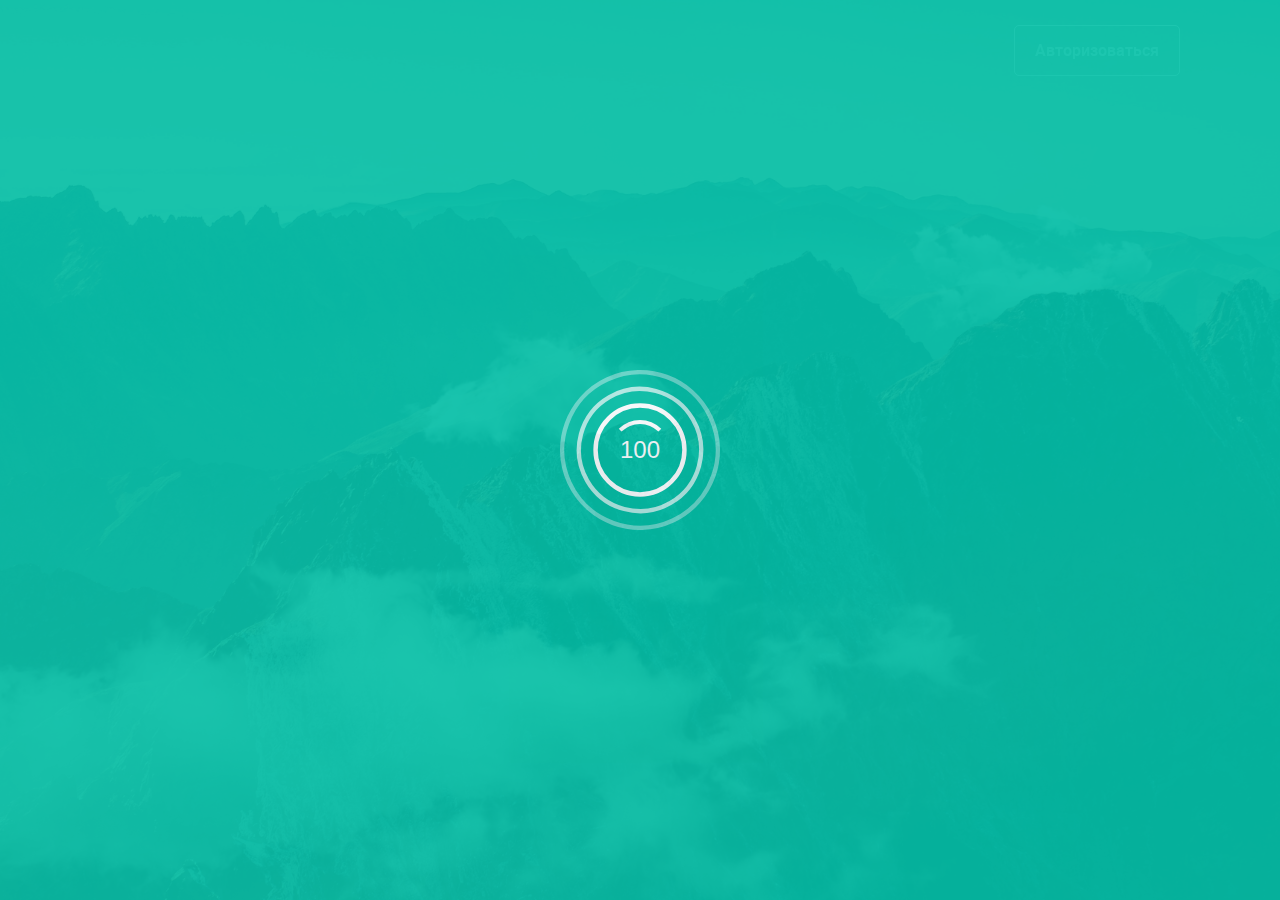
<file: index.html>
<!DOCTYPE html>
<html class="index" lang="ru">
  <head>
    <meta charset="utf-8">
    <title>Welcome page</title>
    <meta content="width=device-width, initial-scale=1.0" name="viewport">
    <meta content="ie=edge" http-equiv="x-ua-compatible">
    <meta content="" name="author">
    <meta content="" name="description">
    <meta content="" name="keywords">
    <link rel="stylesheet" href="assets/css/foundation.min.css?rel=99174">
    <link rel="stylesheet" href="assets/css/main.min.css?rel=99174">
    <script>document.createElement( "picture" );</script>
    <script src="assets/js/picturefill.min.js?rel=99174" async></script><!--[if lt IE 10]>
<p class="browsehappy">Вы используете <strong>устаревший</strong> браузер. Пожалуйста <a href="http://browsehappy.com/">обновите его</a></p>
<![endif]-->
  </head>
  <body>
    <div class="preloader">
      <div class="preloader__progress">
        <div class="preloader__percentage">0</div>
        <div class="preloader__bar"></div>
        <svg class="preloader__svg" version="1.1" xmlns="http://www.w3.org/2000/svg" xmlns:xlink="http://www.w3.org/1999/xlink" x="0px" y="0px" viewBox="0 0 144 144" enable-background="new 0 0 144 144">
          <circle class="preloader__circle preloader__circle_outer" opacity="0.4" fill="none" stroke="#FFFFFF" stroke-width="4" stroke-dasharray="439.822971503" stroke-dashoffset="439.822971503" stroke-miterlimit="10" cx="72" cy="72" r="70" transform="rotate(-160 72 72)"></circle>
          <circle class="preloader__circle preloader__circle_center" opacity="0.7" fill="none" stroke="#FFFFFF" stroke-width="3.8938" stroke-dasharray="345.575191895" stroke-dashoffset="345.575191895" stroke-miterlimit="10" cx="72" cy="72" r="55" transform="rotate(-120 72 72)"></circle>
          <circle class="preloader__circle preloader__circle_inner" fill="none" stroke="#FFFFFF" stroke-width="4" stroke-miterlimit="10" stroke-dasharray="251.327412287" stroke-dashoffset="251.327412287" cx="72" cy="72" r="40" transform="rotate(-90 72 72)"></circle>
        </svg>
      </div>
    </div>
    <ul class="parallax parallax_welcome"> 
      <li class="parallax__item parallax__item_1"></li>
      <li class="parallax__item parallax__item_2"></li>
      <li class="parallax__item parallax__item_3"></li>
      <li class="parallax__item parallax__item_4"></li>
      <li class="parallax__item parallax__item_5"></li>
      <li class="parallax__item parallax__item_6"></li>
      <li class="parallax__item parallax__item_7"></li>
      <li class="parallax__item parallax__item_8"></li>
      <li class="parallax__item parallax__item_9"></li>
    </ul>
    <div class="welcome">
      <button class="btn btn_color_white btn_rounded welcome__btn" id="flipBtn" type="button">Авторизоваться</button>
      <div class="flipper unloaded">
        <div class="flipper__container">
          <div class="flipper__front">
            <div class="flipper__content">
              <div class="user flipper__user-block">
                <div class="user__pic" style="background-image: url(&quot;assets/img/user.jpg&quot;);"> </div>
                <div class="user__name user__name_color_black user__name_small">Воробей Александр</div>
                <div class="user__desc user__desc_color_black">Личный сайт веб разработчика</div>
              </div>
              <ul class="socials">
                <li class="socials__item"><a class="socials__link" href="https://vk.com/">vk
                    <svg class="socials__icon socials__icon_color_green">
                      <use xlink:href="assets/img/sprite.svg#vk">  </use>
                    </svg></a></li>
                <li class="socials__item"><a class="socials__link" href="https://github.com/">github
                    <svg class="socials__icon socials__icon_color_green">
                      <use xlink:href="assets/img/sprite.svg#github">  </use>
                    </svg></a></li>
                <li class="socials__item"><a class="socials__link" href="https://www.linkedin.com/">in
                    <svg class="socials__icon socials__icon_color_green">
                      <use xlink:href="assets/img/sprite.svg#in">  </use>
                    </svg></a></li>
              </ul>
            </div>
            <div class="buttons"><a class="btn btn_transp btn_separated" href="works.html">Мои работы  </a><a class="btn btn_transp btn_separated" href="about.html">Обо мне  </a><a class="btn btn_transp" href="blog.html">Блог</a></div>
          </div>
          <div class="flipper__back">
            <form class="login-form" id="loginForm" action="/auth.php">
              <div class="login-form__content">
                <div class="form-message form-message_success login-form__form-message"></div>
                <div class="form-message form-message_error login-form__form-message"></div>
                <h2 class="subtitle">Авторизуйтесь</h2>
                <label class="input input_iconed">
                  <input class="input__field" name="login" type="text" placeholder="Логин" data-qtipcontent="Введите логин">
                  <svg class="input__icon"> 
                    <use xlink:href="assets/img/sprite.svg#login"></use>
                  </svg>
                </label>
                <label class="input input_iconed">
                  <input class="input__field" name="password" type="password" placeholder="Пароль" data-qtipcontent="Введите пароль">
                  <svg class="input__icon"> 
                    <use xlink:href="assets/img/sprite.svg#password"></use>
                  </svg>
                </label>
                <label class="checkbox">
                  <input class="checkbox__input" type="checkbox" name="ishuman">
                  <svg class="checkbox__icon">
                    <use xlink:href="assets/img/sprite.svg#check"></use>
                  </svg><span class="checkbox__text">Я человек</span>
                </label>
                <div class="radios">
                  <div class="radios__title">Вы точно не робот?</div>
                  <input class="radios__input" id="yes" type="radio" name="robot" value="1">
                  <label class="radios__label" for="yes"><span class="radios__text">Да</span></label>
                  <input class="radios__input" id="no" type="radio" name="robot" value="0">
                  <label class="radios__label" for="no"><span class="radios__text">Не уверен</span></label>
                </div>
              </div>
              <div class="buttons">
                <button class="btn btn_hov_white btn_separated" type="submit">Отправить </button>
                <button class="btn btn_hov_white" type="reset">Очистить</button>
              </div>
            </form>
          </div>
        </div>
      </div>
    </div>
    <script src="assets/js/foundation.min.js?rel=99174"></script>
    <script src="assets/js/app.min.js?rel=99174"></script>
  </body>
</html>
</file>
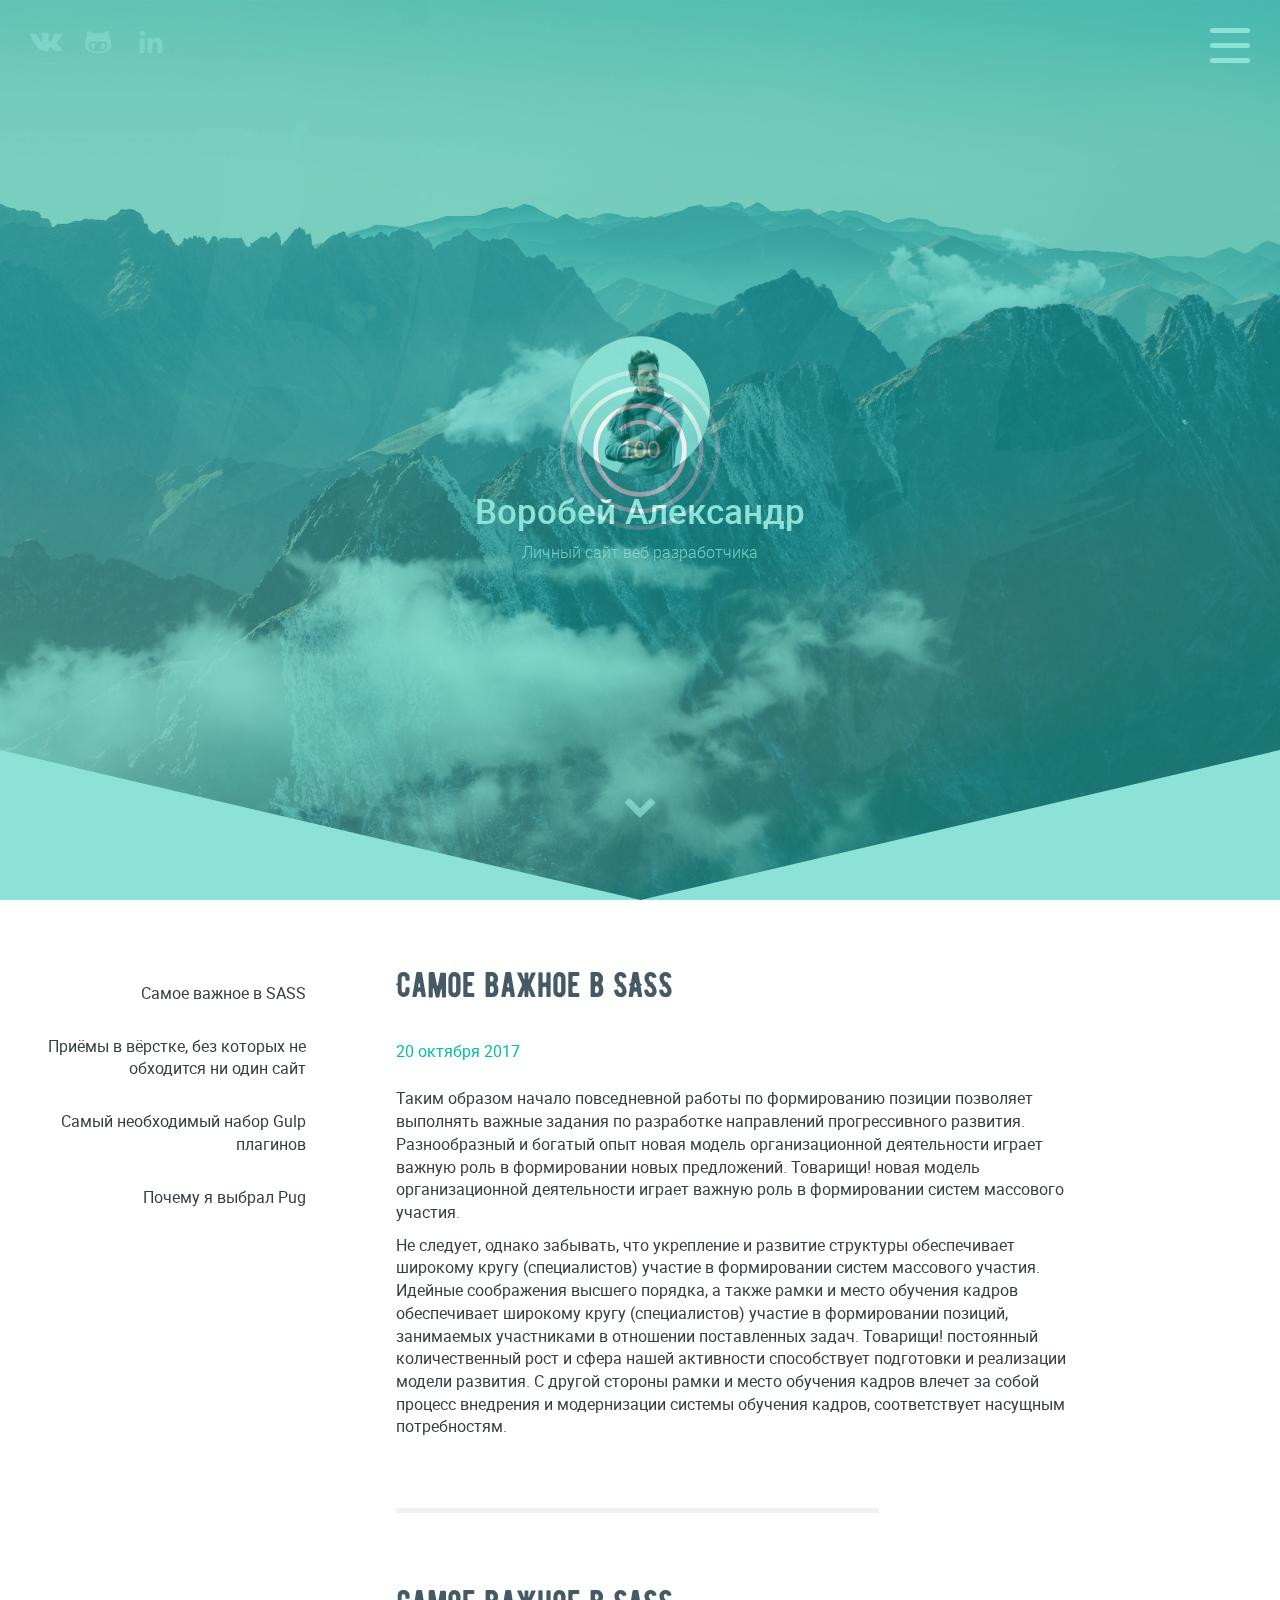
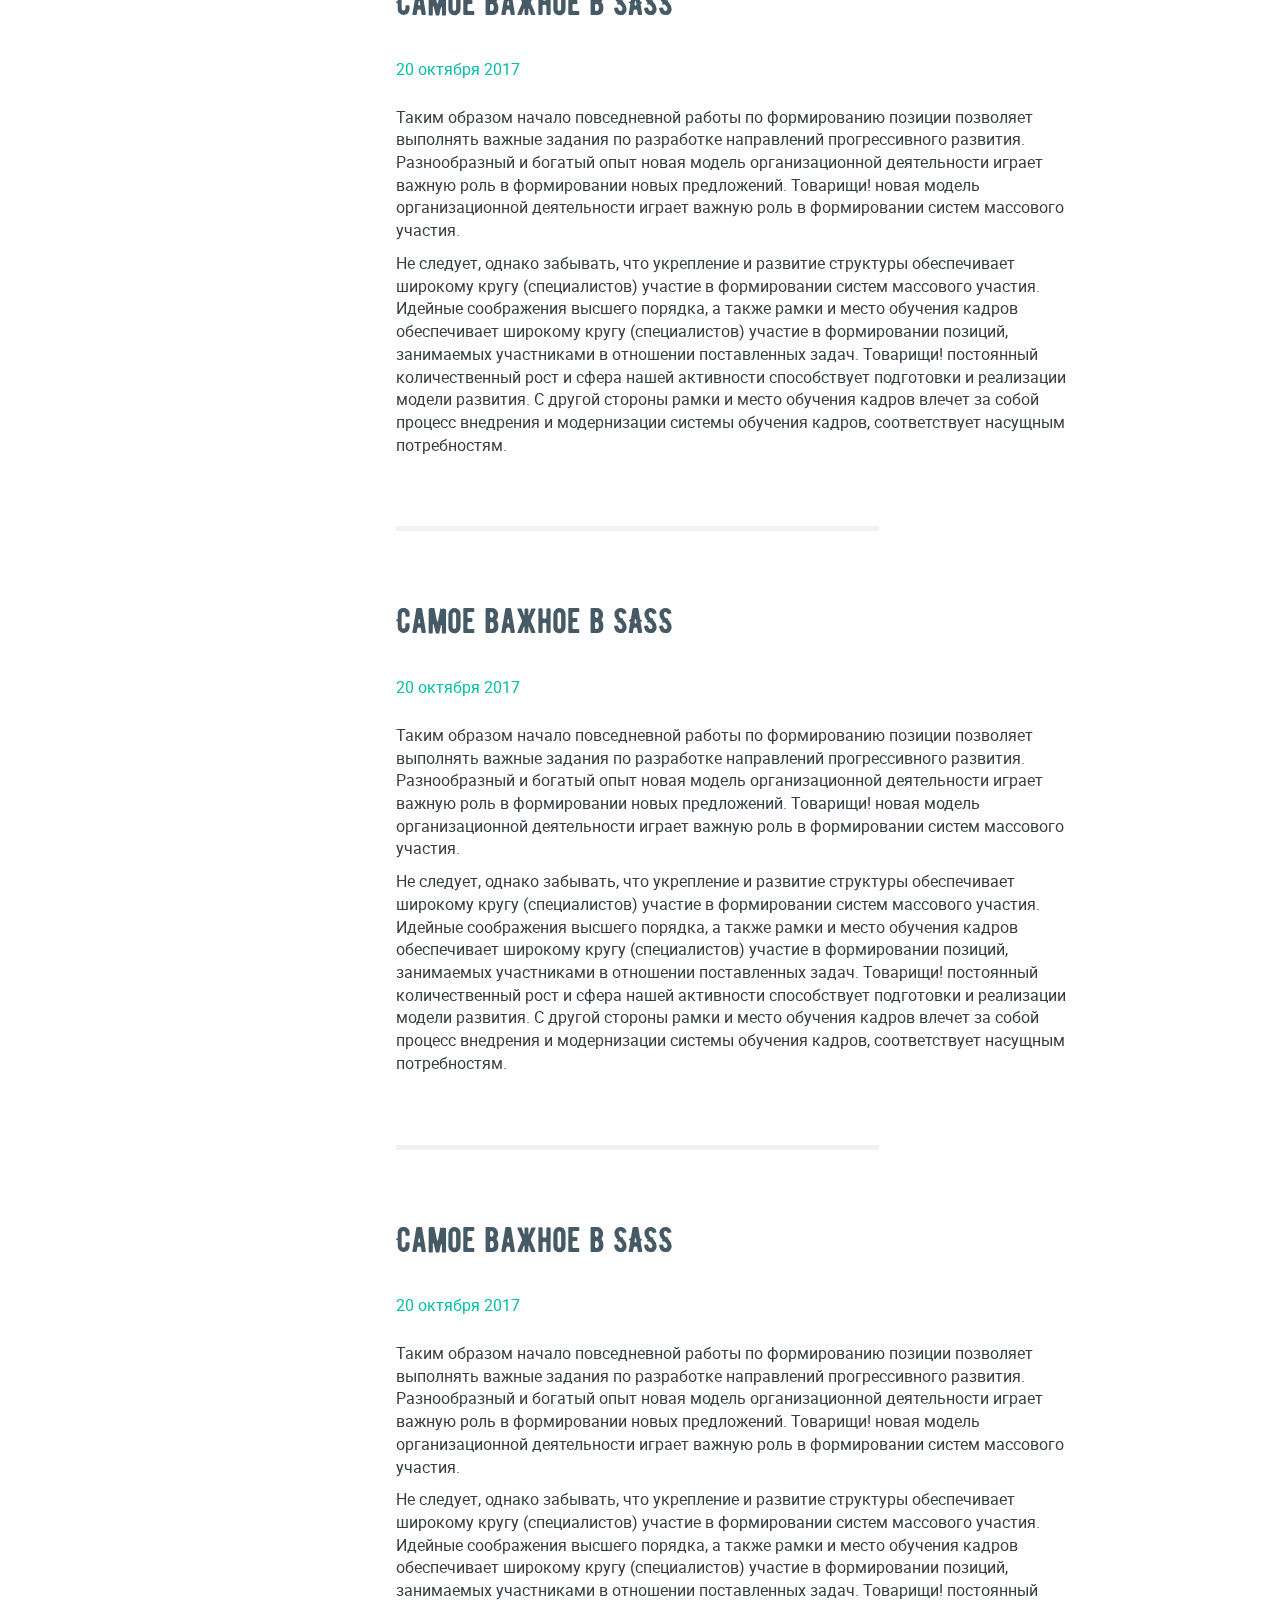
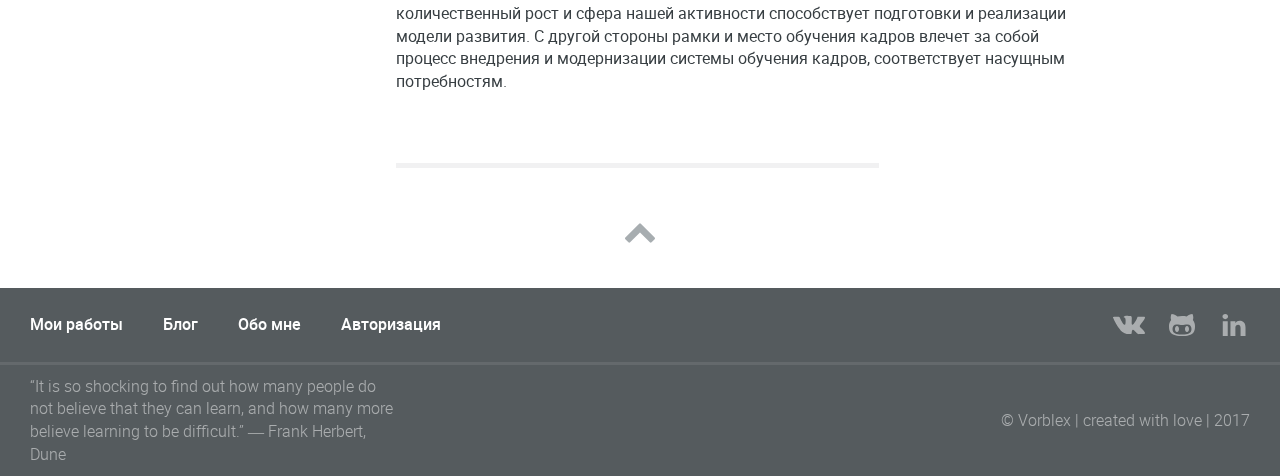
<file: blog.html>
<!DOCTYPE html>
<html lang="ru">
  <head>
    <meta charset="utf-8">
    <title>Blog page</title>
    <meta content="width=device-width, initial-scale=1.0" name="viewport">
    <meta content="ie=edge" http-equiv="x-ua-compatible">
    <meta content="" name="author">
    <meta content="" name="description">
    <meta content="" name="keywords">
    <link rel="stylesheet" href="assets/css/foundation.min.css?rel=99174">
    <link rel="stylesheet" href="assets/css/main.min.css?rel=99174">
    <script>document.createElement( "picture" );</script>
    <script src="assets/js/picturefill.min.js?rel=99174" async></script><!--[if lt IE 10]>
<p class="browsehappy">Вы используете <strong>устаревший</strong> браузер. Пожалуйста <a href="http://browsehappy.com/">обновите его</a></p>
<![endif]-->
  </head>
  <body>
    <div class="wrapper">
      <nav class="main-nav">
        <ul class="main-nav__list">
          <li class="main-nav__item"><a class="main-nav__link" href="works.html">Мои работы</a></li>
          <li class="main-nav__item"><a class="main-nav__link" href="blog.html">Блог</a></li>
          <li class="main-nav__item"><a class="main-nav__link" href="about.html">Обо мне</a></li>
          <li class="main-nav__item"><a class="main-nav__link" href="index.html">Авторизация</a></li>
        </ul>
      </nav>
      <div class="menu">
        <div class="menu__toggle"></div>
        <ul class="menu__list">
          <li class="menu__item"><a class="menu__link" href="#">Самое важное в SASS</a></li>
          <li class="menu__item"><a class="menu__link" href="#">Приёмы в вёрстке, без которых не обходится ни один сайт</a></li>
          <li class="menu__item"><a class="menu__link" href="#">Самый необходимый набор Gulp плагинов</a></li>
          <li class="menu__item"><a class="menu__link" href="#">Почему я выбрал Pug</a></li>
        </ul>
      </div>
      <div class="maincontent">
        <header class="header">
          <ul class="parallax "> 
            <li class="parallax__item parallax__item_1"></li>
            <li class="parallax__item parallax__item_2"></li>
            <li class="parallax__item parallax__item_3"></li>
            <li class="parallax__item parallax__item_4"></li>
            <li class="parallax__item parallax__item_5"></li>
            <li class="parallax__item parallax__item_6"></li>
            <li class="parallax__item parallax__item_7"></li>
            <li class="parallax__item parallax__item_8"></li>
            <li class="parallax__item parallax__item_9"></li>
          </ul>
          <ul class="socials header__socials">
            <li class="socials__item"><a class="socials__link" href="https://vk.com/">vk
                <svg class="socials__icon">
                  <use xlink:href="assets/img/sprite.svg#vk"></use>
                </svg></a></li>
            <li class="socials__item"><a class="socials__link" href="https://github.com/">github
                <svg class="socials__icon">
                  <use xlink:href="assets/img/sprite.svg#github"></use>
                </svg></a></li>
            <li class="socials__item"><a class="socials__link" href="https://www.linkedin.com/">in
                <svg class="socials__icon">
                  <use xlink:href="assets/img/sprite.svg#in"></use>
                </svg></a></li>
          </ul><a class="hamburger" href="#">
            <div class="hamburger__elem"> </div></a>
          <div class="header__title">
            <svg class="section-title">
              <use xlink:href="assets/img/sprite.svg#blog_header"></use>
            </svg>
            <div class="user header__user-block">
              <div class="user__pic" style="background-image: url(&quot;assets/img/user.jpg&quot;);"> </div>
              <div class="user__name">Воробей Александр</div>
              <div class="user__desc">Личный сайт веб разработчика</div>
            </div>
          </div><a class="down-arrow" href="#" data-target=".blog">
            <svg class="down-arrow__icon">
              <use xlink:href="assets/img/sprite.svg#portf_arrow_down"> </use>
            </svg></a>
        </header>
        <section class="section blog">
          <svg class="triangle" version="1.1" xmlns="http://www.w3.org/2000/svg" viewbox="0 0 1000 100" preserveAspectRatio="none">
            <polygon points="0,0 0,100 500.6,100"></polygon>
            <polygon points="500.6,100 1000,0 1000,100 "></polygon>
          </svg>
          <ul class="posts-list">
            <li class="posts-list__item">
              <div class="post">
                <div class="post__title">
                  <h2 class="subtitle subtitle_no-decor">Самое важное в SASS</h2>
                </div>
                <div class="post__date">20 октября 2017</div>
                <div class="post__content">
                  <p>Таким образом начало повседневной работы по формированию позиции позволяет выполнять важные задания по разработке направлений прогрессивного развития. Разнообразный и богатый опыт новая модель организационной деятельности играет важную роль в формировании новых предложений. Товарищи! новая модель организационной деятельности играет важную роль в формировании систем массового участия.</p>
                  <p>Не следует, однако забывать, что укрепление и развитие структуры обеспечивает широкому кругу (специалистов) участие в формировании систем массового участия. Идейные соображения высшего порядка, а также рамки и место обучения кадров обеспечивает широкому кругу (специалистов) участие в формировании позиций, занимаемых участниками в отношении поставленных задач. Товарищи! постоянный количественный рост и сфера нашей активности способствует подготовки и реализации модели развития. С другой стороны рамки и место обучения кадров влечет за собой процесс внедрения и модернизации системы обучения кадров, соответствует насущным потребностям.</p>
                </div>
              </div>
            </li>
            <li class="posts-list__item">
              <div class="post">
                <div class="post__title">
                  <h2 class="subtitle subtitle_no-decor">Самое важное в SASS</h2>
                </div>
                <div class="post__date">20 октября 2017</div>
                <div class="post__content">
                  <p>Таким образом начало повседневной работы по формированию позиции позволяет выполнять важные задания по разработке направлений прогрессивного развития. Разнообразный и богатый опыт новая модель организационной деятельности играет важную роль в формировании новых предложений. Товарищи! новая модель организационной деятельности играет важную роль в формировании систем массового участия.</p>
                  <p>Не следует, однако забывать, что укрепление и развитие структуры обеспечивает широкому кругу (специалистов) участие в формировании систем массового участия. Идейные соображения высшего порядка, а также рамки и место обучения кадров обеспечивает широкому кругу (специалистов) участие в формировании позиций, занимаемых участниками в отношении поставленных задач. Товарищи! постоянный количественный рост и сфера нашей активности способствует подготовки и реализации модели развития. С другой стороны рамки и место обучения кадров влечет за собой процесс внедрения и модернизации системы обучения кадров, соответствует насущным потребностям.</p>
                </div>
              </div>
            </li>
            <li class="posts-list__item">
              <div class="post">
                <div class="post__title">
                  <h2 class="subtitle subtitle_no-decor">Самое важное в SASS</h2>
                </div>
                <div class="post__date">20 октября 2017</div>
                <div class="post__content">
                  <p>Таким образом начало повседневной работы по формированию позиции позволяет выполнять важные задания по разработке направлений прогрессивного развития. Разнообразный и богатый опыт новая модель организационной деятельности играет важную роль в формировании новых предложений. Товарищи! новая модель организационной деятельности играет важную роль в формировании систем массового участия.</p>
                  <p>Не следует, однако забывать, что укрепление и развитие структуры обеспечивает широкому кругу (специалистов) участие в формировании систем массового участия. Идейные соображения высшего порядка, а также рамки и место обучения кадров обеспечивает широкому кругу (специалистов) участие в формировании позиций, занимаемых участниками в отношении поставленных задач. Товарищи! постоянный количественный рост и сфера нашей активности способствует подготовки и реализации модели развития. С другой стороны рамки и место обучения кадров влечет за собой процесс внедрения и модернизации системы обучения кадров, соответствует насущным потребностям.</p>
                </div>
              </div>
            </li>
            <li class="posts-list__item">
              <div class="post">
                <div class="post__title">
                  <h2 class="subtitle subtitle_no-decor">Самое важное в SASS</h2>
                </div>
                <div class="post__date">20 октября 2017</div>
                <div class="post__content">
                  <p>Таким образом начало повседневной работы по формированию позиции позволяет выполнять важные задания по разработке направлений прогрессивного развития. Разнообразный и богатый опыт новая модель организационной деятельности играет важную роль в формировании новых предложений. Товарищи! новая модель организационной деятельности играет важную роль в формировании систем массового участия.</p>
                  <p>Не следует, однако забывать, что укрепление и развитие структуры обеспечивает широкому кругу (специалистов) участие в формировании систем массового участия. Идейные соображения высшего порядка, а также рамки и место обучения кадров обеспечивает широкому кругу (специалистов) участие в формировании позиций, занимаемых участниками в отношении поставленных задач. Товарищи! постоянный количественный рост и сфера нашей активности способствует подготовки и реализации модели развития. С другой стороны рамки и место обучения кадров влечет за собой процесс внедрения и модернизации системы обучения кадров, соответствует насущным потребностям.</p>
                </div>
              </div>
            </li>
          </ul>
        </section>
      </div>
      <footer class="footer"><a class="up-arrow" href="#" data-target="">
          <svg class="up-arrow__icon">
            <use xlink:href="assets/img/sprite.svg#portf_arrow_up"> </use>
          </svg></a>
        <div class="footer__top">
          <nav class="nav footer__nav">
            <ul class="nav__list">
              <li class="nav__item"><a class="nav__link" href="works.html">Мои работы</a></li>
              <li class="nav__item"><a class="nav__link" href="blog.html">Блог</a></li>
              <li class="nav__item"><a class="nav__link" href="about.html">Обо мне</a></li>
              <li class="nav__item"><a class="nav__link" href="index.html">Авторизация</a></li>
            </ul>
          </nav>
          <ul class="socials">
            <li class="socials__item"><a class="socials__link" href="https://vk.com/">vk
                <svg class="socials__icon">
                  <use xlink:href="assets/img/sprite.svg#vk"></use>
                </svg></a></li>
            <li class="socials__item"><a class="socials__link" href="https://github.com/">github
                <svg class="socials__icon">
                  <use xlink:href="assets/img/sprite.svg#github"></use>
                </svg></a></li>
            <li class="socials__item"><a class="socials__link" href="https://www.linkedin.com/">in
                <svg class="socials__icon">
                  <use xlink:href="assets/img/sprite.svg#in"></use>
                </svg></a></li>
          </ul>
        </div>
        <div class="footer__bottom">
          <div class="footer__info">
            <p>“It is so shocking to find out how many people do not believe that they can learn, and how many more believe learning to be difficult.” ― Frank Herbert, Dune </p>
          </div>
          <div class="footer__copyright">
            <p>© Vorblex | created with love | 2017</p>
          </div>
        </div>
      </footer>
    </div>
    <div class="preloader">
      <div class="preloader__progress">
        <div class="preloader__percentage">0</div>
        <div class="preloader__bar"></div>
        <svg class="preloader__svg" version="1.1" xmlns="http://www.w3.org/2000/svg" xmlns:xlink="http://www.w3.org/1999/xlink" x="0px" y="0px" viewBox="0 0 144 144" enable-background="new 0 0 144 144">
          <circle class="preloader__circle preloader__circle_outer" opacity="0.4" fill="none" stroke="#FFFFFF" stroke-width="4" stroke-dasharray="439.822971503" stroke-dashoffset="439.822971503" stroke-miterlimit="10" cx="72" cy="72" r="70" transform="rotate(-160 72 72)"></circle>
          <circle class="preloader__circle preloader__circle_center" opacity="0.7" fill="none" stroke="#FFFFFF" stroke-width="3.8938" stroke-dasharray="345.575191895" stroke-dashoffset="345.575191895" stroke-miterlimit="10" cx="72" cy="72" r="55" transform="rotate(-120 72 72)"></circle>
          <circle class="preloader__circle preloader__circle_inner" fill="none" stroke="#FFFFFF" stroke-width="4" stroke-miterlimit="10" stroke-dasharray="251.327412287" stroke-dashoffset="251.327412287" cx="72" cy="72" r="40" transform="rotate(-90 72 72)"></circle>
        </svg>
      </div>
    </div>
    <script src="assets/js/foundation.min.js?rel=99174"></script>
    <script src="assets/js/app.min.js?rel=99174"></script>
  </body>
</html>
</file>
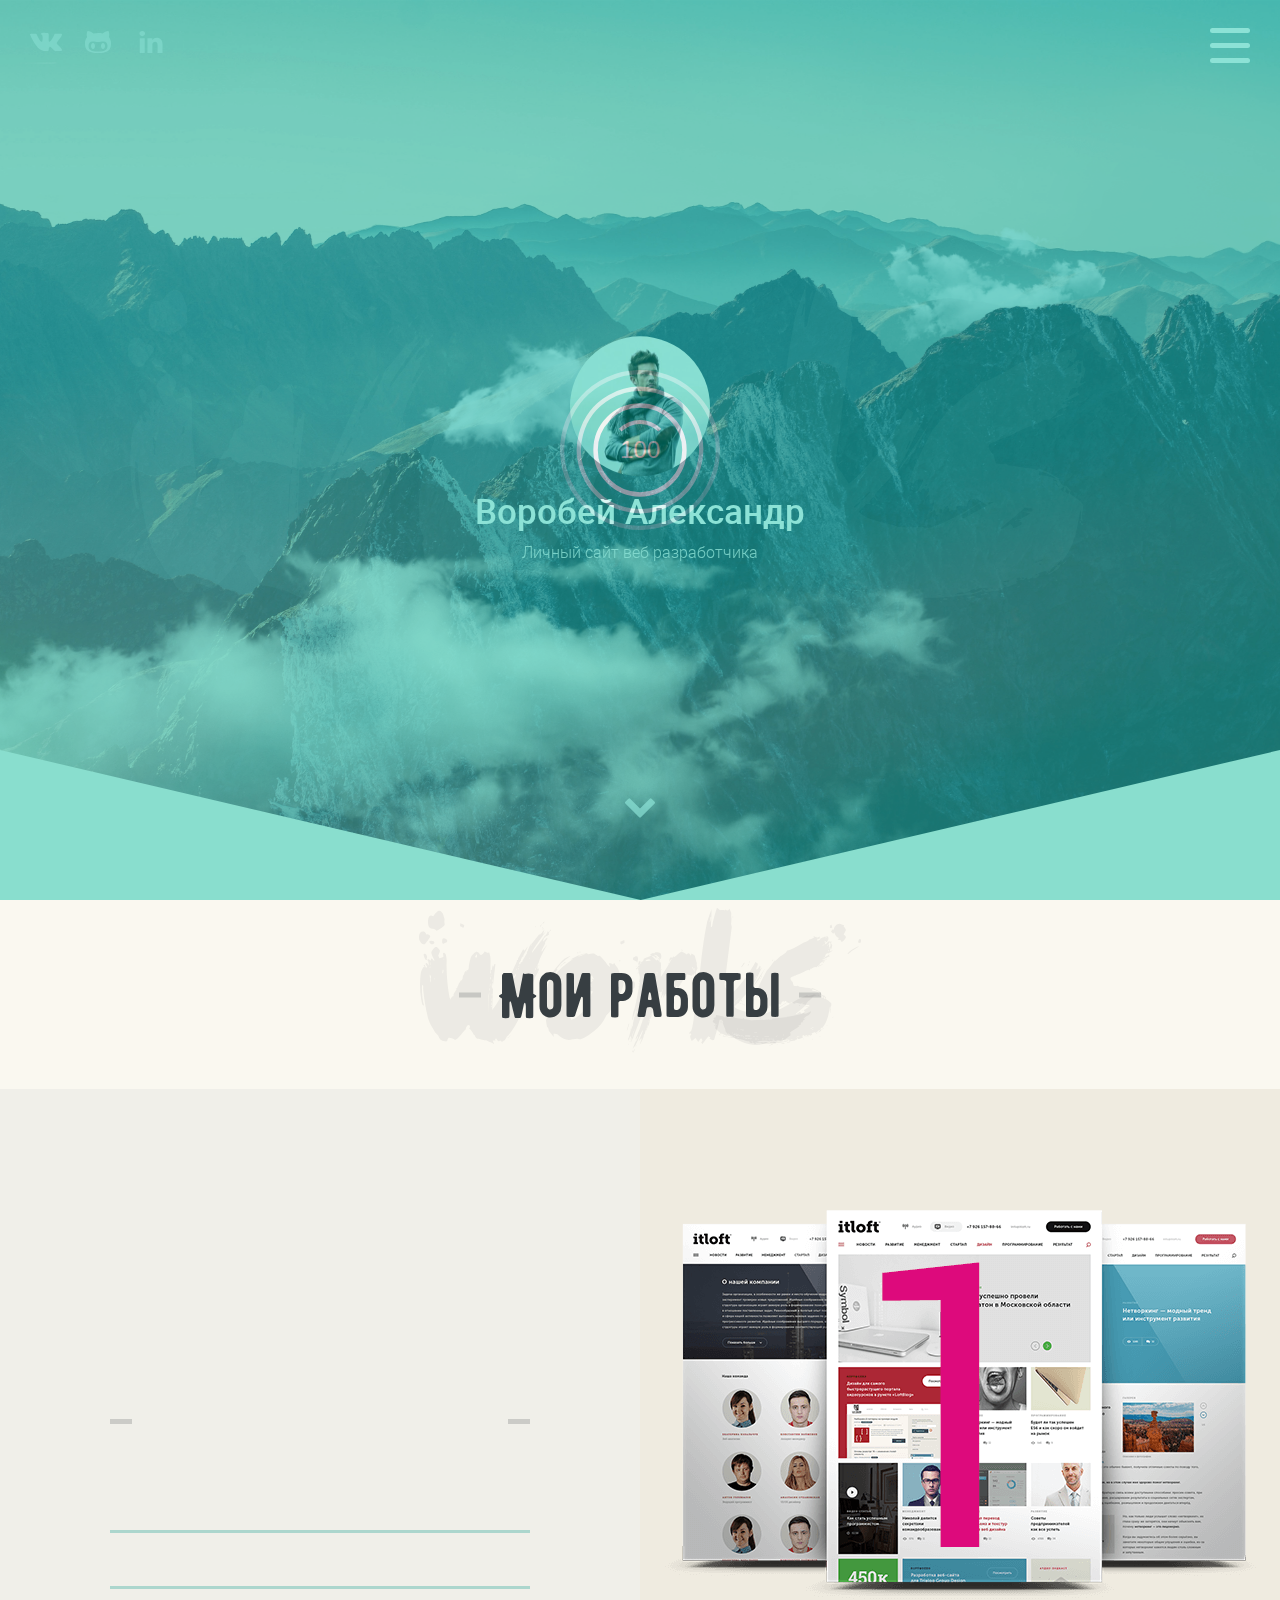
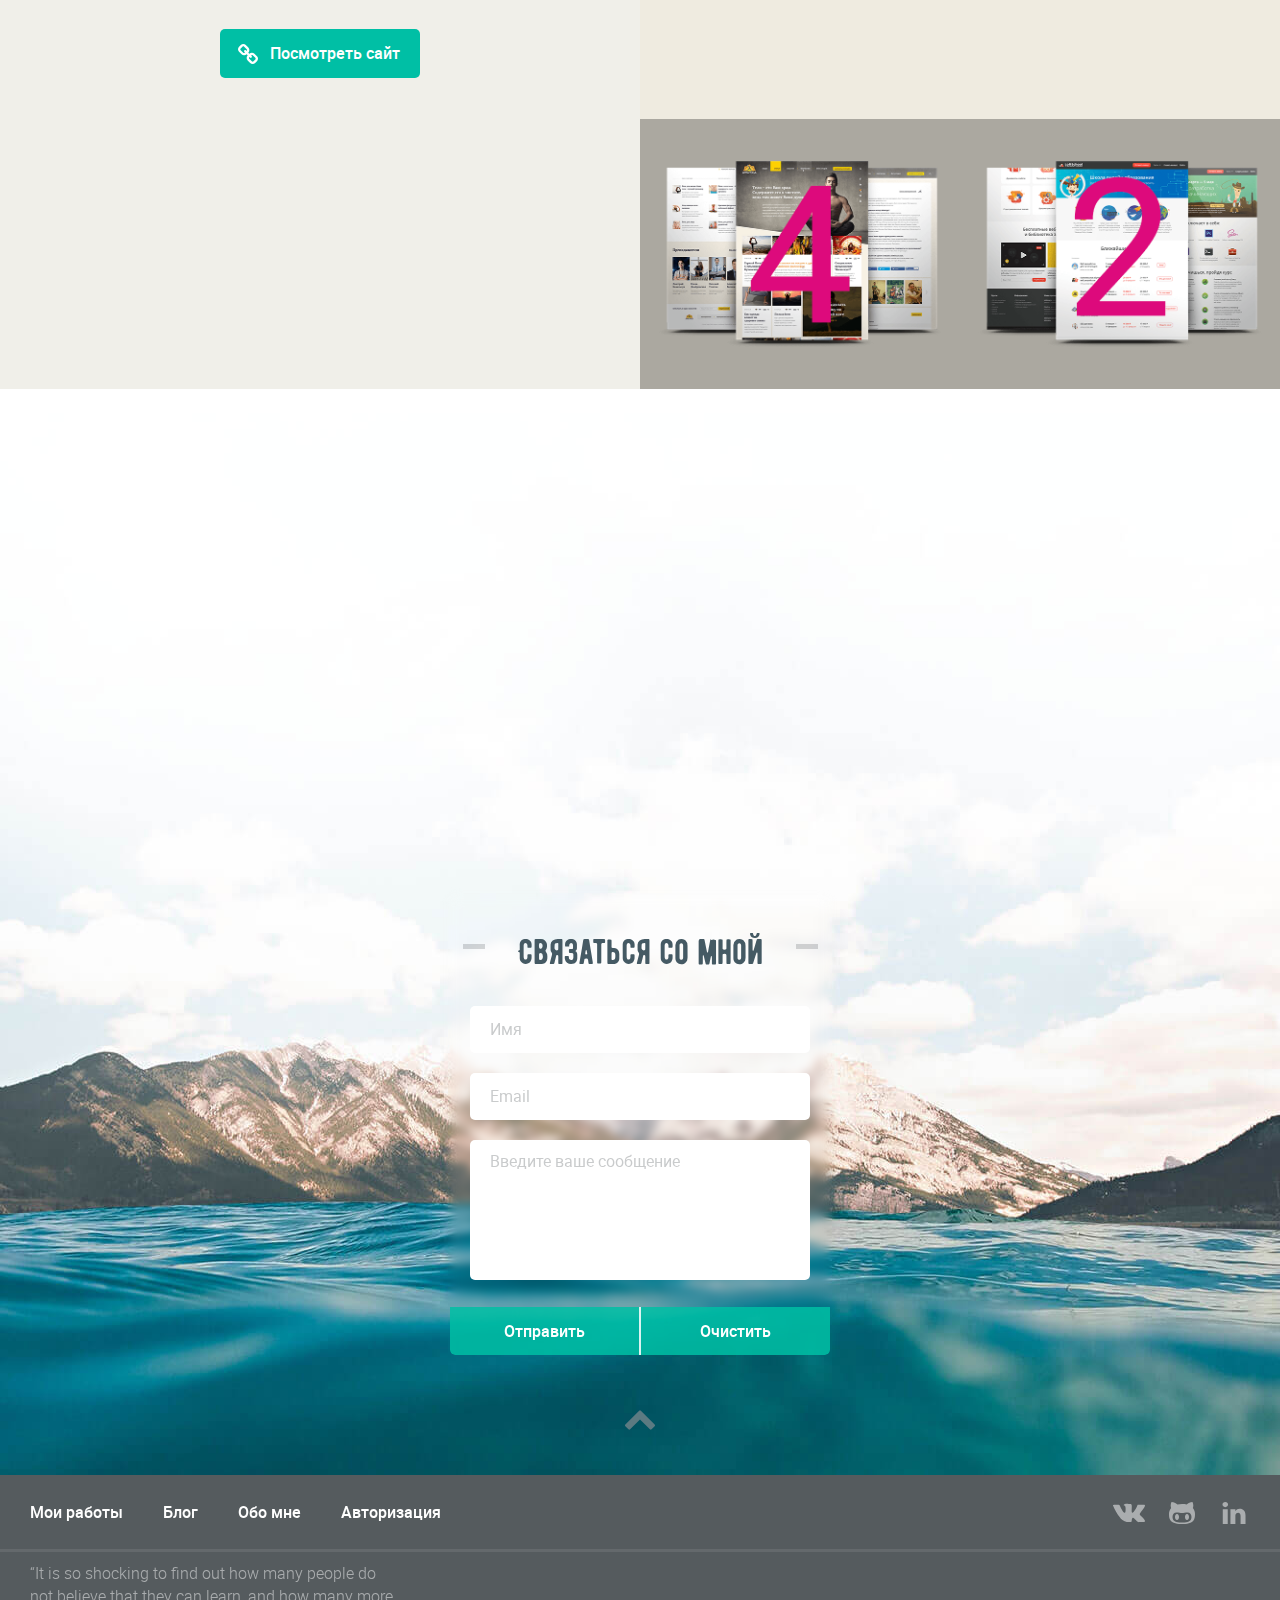
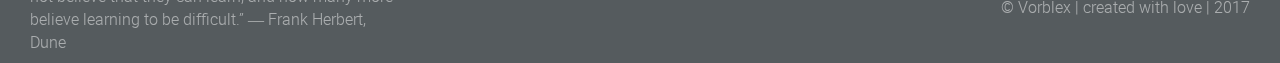
<file: works.html>
<!DOCTYPE html>
<html lang="ru">
  <head>
    <meta charset="utf-8">
    <title>Works page</title>
    <meta content="width=device-width, initial-scale=1.0" name="viewport">
    <meta content="ie=edge" http-equiv="x-ua-compatible">
    <meta content="" name="author">
    <meta content="" name="description">
    <meta content="" name="keywords">
    <link rel="stylesheet" href="assets/css/foundation.min.css?rel=99174">
    <link rel="stylesheet" href="assets/css/main.min.css?rel=99174">
    <script>document.createElement( "picture" );</script>
    <script src="assets/js/picturefill.min.js?rel=99174" async></script><!--[if lt IE 10]>
<p class="browsehappy">Вы используете <strong>устаревший</strong> браузер. Пожалуйста <a href="http://browsehappy.com/">обновите его</a></p>
<![endif]-->
  </head>
  <body>
    <div class="wrapper">
      <nav class="main-nav">
        <ul class="main-nav__list">
          <li class="main-nav__item"><a class="main-nav__link" href="works.html">Мои работы</a></li>
          <li class="main-nav__item"><a class="main-nav__link" href="blog.html">Блог</a></li>
          <li class="main-nav__item"><a class="main-nav__link" href="about.html">Обо мне</a></li>
          <li class="main-nav__item"><a class="main-nav__link" href="index.html">Авторизация</a></li>
        </ul>
      </nav>
      <div class="maincontent">
        <header class="header">
          <ul class="parallax "> 
            <li class="parallax__item parallax__item_1"></li>
            <li class="parallax__item parallax__item_2"></li>
            <li class="parallax__item parallax__item_3"></li>
            <li class="parallax__item parallax__item_4"></li>
            <li class="parallax__item parallax__item_5"></li>
            <li class="parallax__item parallax__item_6"></li>
            <li class="parallax__item parallax__item_7"></li>
            <li class="parallax__item parallax__item_8"></li>
            <li class="parallax__item parallax__item_9"></li>
          </ul>
          <ul class="socials header__socials">
            <li class="socials__item"><a class="socials__link" href="https://vk.com/">vk
                <svg class="socials__icon">
                  <use xlink:href="assets/img/sprite.svg#vk"></use>
                </svg></a></li>
            <li class="socials__item"><a class="socials__link" href="https://github.com/">github
                <svg class="socials__icon">
                  <use xlink:href="assets/img/sprite.svg#github"></use>
                </svg></a></li>
            <li class="socials__item"><a class="socials__link" href="https://www.linkedin.com/">in
                <svg class="socials__icon">
                  <use xlink:href="assets/img/sprite.svg#in"></use>
                </svg></a></li>
          </ul><a class="hamburger" href="#">
            <div class="hamburger__elem"> </div></a>
          <div class="header__title">
            <svg class="section-title">
              <use xlink:href="assets/img/sprite.svg#works_header"></use>
            </svg>
            <div class="user header__user-block">
              <div class="user__pic" style="background-image: url(&quot;assets/img/user.jpg&quot;);"> </div>
              <div class="user__name">Воробей Александр</div>
              <div class="user__desc">Личный сайт веб разработчика</div>
            </div>
          </div><a class="down-arrow" href="#" data-target=".works__slider">
            <svg class="down-arrow__icon">
              <use xlink:href="assets/img/sprite.svg#portf_arrow_down"> </use>
            </svg></a>
        </header>
        <section class="section works">
          <svg class="triangle" version="1.1" xmlns="http://www.w3.org/2000/svg" viewbox="0 0 1000 100" preserveAspectRatio="none">
            <polygon class="triangle_color_lightBeige" points="0,0 0,100 500.6,100"></polygon>
            <polygon class="triangle_color_lightBeige" points="500.6,100 1000,0 1000,100 "></polygon>
          </svg>
          <div class="works__title-section">
            <h1 class="title works__title">Мои работы
              <svg class="title__svg"> 
                <use xlink:href="assets/img/sprite.svg#works_header"> </use>
              </svg>
            </h1>
          </div>
          <div class="works__slider">
            <div class="slider">
              <div class="slider__info">
                <div class="slider__info-inner">
                  <div class="slider__title">
                    <div class="subtitle"></div>
                  </div>
                  <div class="slider__desc"></div>
                  <div class="slider__button"><a class="btn btn_rounded btn_iconed slider__link" href="#" target="_blank">Посмотреть сайт
                      <svg class="btn__icon"> 
                        <use xlink:href="assets/img/sprite.svg#link"></use>
                      </svg></a></div>
                </div>
              </div>
              <div class="slider__view"><img class="slider__img" src="#" alt="slider image"></div>
              <div class="slider__controls"><a class="slider__control slider__control_prev">
                  <div class="slider__control-list">
                    <div class="slider__control-item" data-src="assets/img/slider/1.png" data-title="Агентсво интернет решений &quot;ITLoft&quot;" data-desc="node" data-link="http://itloft.ru/"><img class="slider__control-img" src="assets/img/slider/1.png" alt="slider thumb"></div>
                    <div class="slider__control-item" data-src="assets/img/slider/2.png" data-title="Школа онлай-образования &quot;LoftSchool&quot;" data-desc="html5, CSS3, javascript, php" data-link="http://loftschool.com/"><img class="slider__control-img" src="assets/img/slider/2.png" alt="slider thumb"></div>
                    <div class="slider__control-item" data-src="assets/img/slider/3.png" data-title="Портал обучающих уроков &quot;LoftBlog&quot;" data-desc="Ruby on Rails, javascript, RESTful" data-link="http://loftblog.ru/"><img class="slider__control-img" src="assets/img/slider/3.png" alt="slider thumb"></div>
                    <div class="slider__control-item" data-src="assets/img/slider/4.png" data-title="Сайт &quot;Атма йога&quot;" data-desc="UX, design, seo" data-link="http://atmayoga.ru/"><img class="slider__control-img" src="assets/img/slider/4.png" alt="slider thumb"></div>
                  </div></a><a class="slider__control slider__control_next"></a></div>
            </div>
          </div>
        </section>
        <section class="section reviews">
          <div class="reviews__title-section animated" data-animate="toTop">
            <h1 class="title reviews__title">Что обо мне говорят
              <svg class="title__svg"> 
                <use xlink:href="assets/img/sprite.svg#about_header"> </use>
              </svg>
            </h1>
          </div>
          <div class="reviews__content">
            <div class="reviews__section">
              <ul class="reviews-list animated" data-animate="toTop">
                <li class="reviews-list__item">
                  <div class="review">
                    <svg class="review__icon"> 
                      <use xlink:href="assets/img/sprite.svg#quotes"></use>
                    </svg>
                    <div class="review__text">
                      <p>Этот парень проходил обучение веб-разработке не где-то, а в LoftSchool! 2 месяца только самых тяжелых испытаний и бессонных ночей!</p>
                    </div>
                    <div class="review__info">
                      <div class="review__pic" style="background-image: url(&quot;assets/img/dima.jpg&quot;);"></div>
                      <div class="review__desc"><span class="review__person">Ковальчук Дмитрий </span><span class="review__person-info">основатель Loftschool</span></div>
                    </div>
                  </div>
                </li>
                <li class="reviews-list__item">
                  <div class="review">
                    <svg class="review__icon"> 
                      <use xlink:href="assets/img/sprite.svg#quotes"></use>
                    </svg>
                    <div class="review__text">
                      <p>Этот код выдержет любые испытания. Только пожалуйста, не загружается сайт на слишком старых браузерах!</p>
                    </div>
                    <div class="review__info">
                      <div class="review__pic" style="background-image: url(&quot;assets/img/zar.jpg&quot;);"></div>
                      <div class="review__desc"><span class="review__person">Зар Захаров</span><span class="review__person-info">преподаватель</span></div>
                    </div>
                  </div>
                </li>
              </ul>
            </div>
            <div class="reviews__contacts">
              <div class="mail-form">
                <div class="mail-form__bg" id="blur"></div>
                <div class="mail-form__title">
                  <div class="subtitle">Связаться со мной</div>
                </div>
                <form class="mail-form__form" id="mailForm" action="/mail.php">
                  <div class="form-message form-message_success mail-form__form-message"></div>
                  <div class="form-message form-message_error mail-form__form-message"></div>
                  <div class="mail-form__fields">
                    <label class="input">
                      <input class="input__field" type="text" name="name" placeholder="Имя" data-qtipcontent="Введите ваше имя" data-qtipposition="left">
                    </label>
                    <label class="input"> 
                      <input class="input__field" type="email" name="email" placeholder="Email" data-qtipcontent="Введите ваш email" data-qtipposition="left">
                    </label>
                    <textarea class="textarea" placeholder="Введите ваше сообщение" name="message" data-qtipcontent="Вы не ввели сообщение" data-qtipposition="left"></textarea>
                  </div>
                  <div class="buttons">
                    <button class="btn btn_transp btn_leftrounded btn_separated" id="sendMail" type="submit">Отправить </button>
                    <button class="btn btn_transp btn_rightrounded" type="reset">Очистить</button>
                  </div>
                </form>
              </div>
            </div>
          </div>
        </section>
      </div>
      <footer class="footer"><a class="up-arrow" href="#" data-target="">
          <svg class="up-arrow__icon">
            <use xlink:href="assets/img/sprite.svg#portf_arrow_up"> </use>
          </svg></a>
        <div class="footer__top">
          <nav class="nav footer__nav">
            <ul class="nav__list">
              <li class="nav__item"><a class="nav__link" href="works.html">Мои работы</a></li>
              <li class="nav__item"><a class="nav__link" href="blog.html">Блог</a></li>
              <li class="nav__item"><a class="nav__link" href="about.html">Обо мне</a></li>
              <li class="nav__item"><a class="nav__link" href="index.html">Авторизация</a></li>
            </ul>
          </nav>
          <ul class="socials">
            <li class="socials__item"><a class="socials__link" href="https://vk.com/">vk
                <svg class="socials__icon">
                  <use xlink:href="assets/img/sprite.svg#vk"></use>
                </svg></a></li>
            <li class="socials__item"><a class="socials__link" href="https://github.com/">github
                <svg class="socials__icon">
                  <use xlink:href="assets/img/sprite.svg#github"></use>
                </svg></a></li>
            <li class="socials__item"><a class="socials__link" href="https://www.linkedin.com/">in
                <svg class="socials__icon">
                  <use xlink:href="assets/img/sprite.svg#in"></use>
                </svg></a></li>
          </ul>
        </div>
        <div class="footer__bottom">
          <div class="footer__info">
            <p>“It is so shocking to find out how many people do not believe that they can learn, and how many more believe learning to be difficult.” ― Frank Herbert, Dune </p>
          </div>
          <div class="footer__copyright">
            <p>© Vorblex | created with love | 2017</p>
          </div>
        </div>
      </footer>
    </div>
    <div class="preloader">
      <div class="preloader__progress">
        <div class="preloader__percentage">0</div>
        <div class="preloader__bar"></div>
        <svg class="preloader__svg" version="1.1" xmlns="http://www.w3.org/2000/svg" xmlns:xlink="http://www.w3.org/1999/xlink" x="0px" y="0px" viewBox="0 0 144 144" enable-background="new 0 0 144 144">
          <circle class="preloader__circle preloader__circle_outer" opacity="0.4" fill="none" stroke="#FFFFFF" stroke-width="4" stroke-dasharray="439.822971503" stroke-dashoffset="439.822971503" stroke-miterlimit="10" cx="72" cy="72" r="70" transform="rotate(-160 72 72)"></circle>
          <circle class="preloader__circle preloader__circle_center" opacity="0.7" fill="none" stroke="#FFFFFF" stroke-width="3.8938" stroke-dasharray="345.575191895" stroke-dashoffset="345.575191895" stroke-miterlimit="10" cx="72" cy="72" r="55" transform="rotate(-120 72 72)"></circle>
          <circle class="preloader__circle preloader__circle_inner" fill="none" stroke="#FFFFFF" stroke-width="4" stroke-miterlimit="10" stroke-dasharray="251.327412287" stroke-dashoffset="251.327412287" cx="72" cy="72" r="40" transform="rotate(-90 72 72)"></circle>
        </svg>
      </div>
    </div>
    <script src="assets/js/foundation.min.js?rel=99174"></script>
    <script src="assets/js/app.min.js?rel=99174"></script>
  </body>
</html>
</file>
<file: assets/css/main.min.css>
.container:after{content:"";display:block;clear:both}@font-face{font-family:"bernier_regularregular";src:url(../fonts/bernierregular-regular-webfont.woff) format("woff"),url(../fonts/bernierregular-regular-webfont.woff2) format("woff2"),url(../fonts/bernierregular-regular-webfont.svg#bernier_regularregular) format("svg");font-weight:400;font-style:normal}@font-face{font-family:"robotolight";src:url(../fonts/roboto-light-webfont.woff) format("woff"),url(../fonts/roboto-light-webfont.woff2) format("woff2"),url(../fonts/roboto-light-webfont.svg#robotolight) format("svg");font-weight:400;font-style:normal}@font-face{font-family:"robotoregular";src:url(../fonts/roboto-regular-webfont.woff) format("woff"),url(../fonts/roboto-regular-webfont.woff2) format("woff2"),url(../fonts/roboto-regular-webfont.svg#robotoregular) format("svg");font-weight:400;font-style:normal}@font-face{font-family:"robotomedium";src:url(../fonts/roboto-medium-webfont.woff) format("woff"),url(../fonts/roboto-medium-webfont.woff2) format("woff2"),url(../fonts/roboto-medium-webfont.svg#robotomedium) format("svg");font-weight:400;font-style:normal}@font-face{font-family:"robotobold";src:url(../fonts/roboto-bold-webfont.woff) format("woff"),url(../fonts/roboto-bold-webfont.woff2) format("woff2"),url(../fonts/roboto-bold-webfont.svg#robotobold) format("svg");font-weight:400;font-style:normal}.animated{opacity:0;position:relative}.toLeft,.toRight,.toTop{-webkit-animation:toTop 1s;animation:toTop 1s;-webkit-animation-fill-mode:forwards;animation-fill-mode:forwards}.toLeft,.toRight{-webkit-animation:toRight 1s;animation:toRight 1s}.toLeft{-webkit-animation:toLeft 1s;animation:toLeft 1s}@-webkit-keyframes toTop{0%{opacity:0;bottom:-12.5rem}to{opacity:1;bottom:0}}@keyframes toTop{0%{opacity:0;bottom:-12.5rem}to{opacity:1;bottom:0}}@-webkit-keyframes toRight{0%{opacity:0;left:-12.5rem}to{opacity:1;left:0}}@keyframes toRight{0%{opacity:0;left:-12.5rem}to{opacity:1;left:0}}@-webkit-keyframes toLeft{0%{opacity:0;right:-12.5rem}to{opacity:1;right:0}}@keyframes toLeft{0%{opacity:0;right:-12.5rem}to{opacity:1;right:0}}@media screen and (max-width:75rem){html{font-size:1rem}}@media screen and (max-width:62rem){html{font-size:.9375rem}}@media screen and (max-width:48rem){html{font-size:.875rem}}@media screen and (max-width:30rem){html{font-size:.8125rem}}@media screen and (max-width:48rem){html.index{font-size:3vmin}}body,html{width:100%;min-height:100%}.wrapper,body{position:relative}body{margin:0;background:#fff;line-height:1.42;-webkit-font-smoothing:antialiased}.wrapper{display:-webkit-box;display:-ms-flexbox;display:flex;-webkit-box-orient:vertical;-webkit-box-direction:normal;-ms-flex-direction:column;flex-direction:column;min-height:100%;overflow:hidden}.maincontent{position:relative;-webkit-box-flex:1;-ms-flex-positive:1;flex-grow:1}@media screen and (max-width:48rem){.maincontent{transition:transform .5s;transition:transform .5s,-webkit-transform .5s}.maincontent.active{-webkit-transform:translateX(80%);-ms-transform:translateX(80%);transform:translateX(80%)}}.container{padding:0 1.25rem;max-width:62.5rem;margin:0 auto}h1,h2,h3,h4,h5,h6{margin-top:0;margin-bottom:0;font-weight:400}ul{padding:0}li{list-style:none}p,ul{margin:0}.footer{width:100%}*{box-sizing:border-box}.about-data__content{padding:0 .625rem 4.375rem 2.5rem}@media screen and (max-width:48rem){.about-data__content{padding:0 .625rem 4.375rem}}.about-user-info{padding:0 1.875rem;margin-bottom:1.875rem}.about-user-info__title{text-align:center}.about-user-info__text{margin:auto}@media screen and (max-width:62rem){.about-user-info__text{max-width:31.25rem;text-align:center}}.about-user-info__text p{font-size:1rem;font-family:"robotoregular";color:#455a64}.about{position:relative;min-height:100vh;display:-webkit-box;display:-ms-flexbox;display:flex}@media screen and (max-width:48rem){.about{-ms-flex-wrap:wrap;flex-wrap:wrap}}.about__left,.about__right{width:50%;position:relative;padding-top:1.25rem}@media screen and (max-width:48rem){.about__left,.about__right{width:100%;padding-top:3.4375rem}}.about__left{display:-webkit-box;display:-ms-flexbox;display:flex;-ms-flex-wrap:wrap;flex-wrap:wrap;-ms-flex-line-pack:start;align-content:flex-start;-webkit-box-pack:center;-ms-flex-pack:center;justify-content:center;background:#efeee9;padding-left:.625rem;padding-right:.625rem}.about__title-section{text-align:center;-webkit-box-flex:1;-ms-flex:1;flex:1;min-width:21.875rem;margin-right:1.5625rem}@media screen and (max-width:48rem){.about__title-section{width:100%;-webkit-box-flex:1;-ms-flex:auto;flex:auto;margin-right:0}}.about__title{margin-top:-4.5625rem}.about__right{background:#eeebdf}.blog,.btn{position:relative}.blog{display:-webkit-box;display:-ms-flexbox;display:flex;-webkit-box-pack:center;-ms-flex-pack:center;justify-content:center;background:#fff}.btn{display:inline-block;text-decoration:none;-webkit-box-flex:1;-ms-flex:1;flex:1;box-shadow:none;cursor:pointer;outline:none;border:none;background-color:#00bfa5;text-align:center;white-space:nowrap;font-family:"robotomedium";color:#fff;font-size:1rem;padding:.8125rem 1.25rem;transition:.3s}.btn:hover{background:#009688}.btn_rounded{border-radius:.3125rem}.btn_iconed{padding-left:3.125rem}.btn_separated{border-right:.125rem solid;border-right-color:rgba(255,255,255,.85)}.btn_leftrounded{border-radius:0 0 0 .3125rem}.btn_rightrounded{border-radius:0 0 .3125rem 0}.btn_color_white{border:.0625rem solid #fff;background:0 0;color:#fff}.btn_color_white:hover{background:#fff;color:#00bfa5}.btn_hov_white:hover{background:rgba(255,255,255,.85)}.btn_transp{background-color:rgba(0,191,165,.85)}.btn_transp:hover{background-color:rgba(0,150,136,.7)}.btn__icon{position:absolute;left:1.125rem;top:50%;-webkit-transform:translateY(-50%);-ms-transform:translateY(-50%);transform:translateY(-50%);width:1.25rem;height:1.25rem;fill:#fff}.buttons{display:-webkit-box;display:-ms-flexbox;display:flex;border-radius:0 0 .3125rem .3125rem;overflow:hidden}.checkbox{position:relative;padding-left:1.875rem;cursor:pointer;-webkit-user-select:none;-moz-user-select:none;-ms-user-select:none;user-select:none;margin-bottom:.8125rem}.checkbox::before{content:"";position:absolute;left:0;top:50%;-webkit-transform:translateY(-50%);-ms-transform:translateY(-50%);transform:translateY(-50%);width:1.25rem;height:1.25rem;background:#00bfa5;border-radius:.125rem}.checkbox.error::before{background:rgba(228,72,69,.2)}.checkbox__input{position:absolute;visibility:hidden}.checkbox__input:checked~.checkbox__icon{opacity:1}.checkbox__text{vertical-align:top;font-size:1rem;font-family:"robotoregular";color:rgba(69,90,100,.8)}.checkbox__icon{position:absolute;width:.75rem;height:.5625rem;left:.25rem;top:50%;-webkit-transform:translateY(-50%);-ms-transform:translateY(-50%);transform:translateY(-50%);fill:#fff;opacity:0}.circle{width:100%;height:100%;stroke-width:1.125rem;fill:none}.circle__first{stroke:#dfdcd5}.circle__second{stroke:#10c1a8;transition:stroke-dashoffset 1.5s}.contacts{width:23.75rem;padding:1.875rem 2.5rem;border-radius:.3125rem;background:rgba(255,255,255,.85)}.contacts__title{text-align:center}.contacts__item{margin-bottom:1.25rem}.contacts__link{display:-webkit-box;display:-ms-flexbox;display:flex;-webkit-box-align:center;-ms-flex-align:center;align-items:center;text-decoration:none}.contacts__icon{width:1.5625rem;height:1.5625rem;fill:#00bfa5;margin-right:.625rem}.contacts__text{font-family:"robotomedium";font-size:1rem;color:#455a64}.down-arrow{position:absolute;z-index:1;bottom:4.375rem;left:50%;-webkit-transform:translateX(-50%);-ms-transform:translateX(-50%);transform:translateX(-50%)}.down-arrow__icon{width:1.875rem;height:1.875rem;fill:#fff;opacity:.7;transition:.3s}.down-arrow__icon:hover,.menu__item.active .menu__link::after{opacity:1}.flipper{-webkit-perspective:62.5rem;perspective:62.5rem}.flipper.unloaded .flipper__container{-webkit-transform:rotateX(-60deg) translateY(-1.25rem);transform:rotateX(-60deg) translateY(-1.25rem);opacity:0}.flipper.active .flipper__container{-webkit-transform:rotateY(180deg);transform:rotateY(180deg)}@media screen and (max-width:48rem){.flipper{margin:6.25rem 0 5rem}}.flipper,.flipper__container{width:23.75rem;height:24.9375rem}.flipper__container{position:relative;transition:.7s;-webkit-transform-style:preserve-3d;transform-style:preserve-3d;-webkit-transform-origin:top center;-ms-transform-origin:top center;transform-origin:top center;opacity:1}.flipper__back,.flipper__front{position:absolute;-webkit-backface-visibility:hidden;backface-visibility:hidden;top:0;left:0}.flipper__front{z-index:2;-webkit-transform:rotateY(0deg);transform:rotateY(0deg)}.flipper__back{-webkit-transform:rotateY(180deg);transform:rotateY(180deg)}.flipper__content{display:-webkit-box;display:-ms-flexbox;display:flex;position:relative;-webkit-box-orient:vertical;-webkit-box-direction:normal;-ms-flex-direction:column;flex-direction:column;width:23.75rem;-webkit-box-align:center;-ms-flex-align:center;align-items:center;border-radius:.3125rem .3125rem 0 0;padding:2.5rem;background:rgba(255,255,255,.85);z-index:1}.flipper__content::after{content:'';position:absolute;bottom:-.0625rem;left:0;right:0;height:.0625rem;background:rgba(255,255,255,.85);z-index:0}.flipper__user-block{margin-bottom:2.1875rem}.footer{position:relative;min-height:9.375rem;background:rgba(55,62,66,.85)}.footer__bottom,.footer__top{padding:.625rem 1.875rem}@media screen and (max-width:30rem){.footer__bottom,.footer__top{padding:.625rem}}.footer__top{min-height:4.625rem;display:-webkit-box;display:-ms-flexbox;display:flex;-webkit-box-pack:justify;-ms-flex-pack:justify;justify-content:space-between;-webkit-box-align:center;-ms-flex-align:center;align-items:center}@media screen and (max-width:48rem){.footer__top{-webkit-box-orient:vertical;-webkit-box-direction:normal;-ms-flex-direction:column;flex-direction:column}.footer__nav{margin:1.25rem 0}}.footer__bottom{display:-webkit-box;display:-ms-flexbox;display:flex;min-height:4.625rem;-webkit-box-pack:justify;-ms-flex-pack:justify;justify-content:space-between;-webkit-box-align:center;-ms-flex-align:center;align-items:center;border-top:solid rgba(228,229,230,.1)}@media screen and (max-width:48rem){.footer__bottom{-webkit-box-orient:vertical;-webkit-box-direction:normal;-ms-flex-direction:column;flex-direction:column}}.footer__info{max-width:30%}@media screen and (max-width:48rem){.footer__info{max-width:100%;margin-bottom:1.25rem;text-align:center}}.footer__copyright p,.footer__info p{font-family:"robotolight";font-size:1rem;color:rgba(255,255,255,.5)}.footer__copyright{max-width:30%}@media screen and (max-width:48rem){.footer__copyright{max-width:100%;margin-bottom:.3125rem}}.form-message{text-align:center;font-family:"robotobold"}.form-message_success{color:#00bfa5}.form-message_error{color:#e44845}.hamburger{position:absolute;z-index:950;top:1.75rem;right:1.875rem}.hamburger::after,.hamburger::before,.hamburger__elem{display:block;width:2.5rem;height:.3125rem;border-radius:.3125rem;background:#fff}.hamburger::after,.hamburger::before{content:"";transition:.35s ease}.hamburger.active::before{-webkit-transform:translateY(.9375rem) translateX(0) rotate(-45deg);-ms-transform:translateY(.9375rem) translateX(0) rotate(-45deg);transform:translateY(.9375rem) translateX(0) rotate(-45deg)}.hamburger.active .hamburger__elem{opacity:0}.hamburger.active::after{-webkit-transform:translateY(-.9375rem) translateX(0) rotate(45deg);-ms-transform:translateY(-.9375rem) translateX(0) rotate(45deg);transform:translateY(-.9375rem) translateX(0) rotate(45deg)}.hamburger__elem{position:relative;margin:.625rem 0}.header{min-height:100vh;overflow:hidden;position:relative;background-color:rgba(1,255,255,.068)}@media screen and (max-width:48rem){.header{background:#9ed1fa url(../img/bg_header.jpg) center no-repeat;background-size:cover}}@media screen and (max-width:48rem) and (orientation:landscape){.header{padding-bottom:37.5rem}}.header__socials{position:absolute;z-index:1;top:1.875rem;left:1.875rem}.header__title{position:absolute;top:50%;-webkit-transform:translateY(-50%);-ms-transform:translateY(-50%);transform:translateY(-50%);width:100%;height:100%}.header__user-block{position:absolute;top:50%;left:50%;-webkit-transform:translate(-50%,-50%);-ms-transform:translate(-50%,-50%);transform:translate(-50%,-50%)}.input{position:relative;display:inline-block;width:100%;margin-bottom:1.25rem}.input_iconed{padding-left:2.8125rem}.input_iconed .input__field{border-radius:0 .3125rem .3125rem 0}.input_iconed::before{content:"";position:absolute;z-index:10;top:0;left:0;bottom:0;width:2.8125rem;background-color:#f0efe9;border-radius:.3125rem 0 0 .3125rem;cursor:pointer}.input__field{width:100%;border:none;outline:none;border-radius:.3125rem;background:#fff;padding:.75rem 1.25rem;font-family:"robotoregular";font-size:1rem;color:rgba(55,62,66,.5);transition:.3s}.input__field:focus{color:#373e42;box-shadow:inset 0 0 .0625rem .125rem #00bfa5}.input__field:focus~.input__icon{fill:#00bfa5}.input__field.error,.qtip-mystyle{background:rgba(228,72,69,.2);color:#e44845}.input__field.error{box-shadow:inset 0 0 .0625rem .125rem #e44845}.input__field.error+.input__icon{fill:#e44845}.input__icon{position:absolute;z-index:15;left:.9375rem;top:50%;-webkit-transform:translateY(-50%);-ms-transform:translateY(-50%);transform:translateY(-50%);width:1rem;height:1rem;fill:#c4cbcd;transition:.3s;cursor:pointer}.qtip-mystyle{font-family:"robotoregular";font-size:.75rem}.login-form__content{display:-webkit-box;display:-ms-flexbox;display:flex;-webkit-box-orient:vertical;-webkit-box-direction:normal;-ms-flex-direction:column;flex-direction:column;width:23.75rem;-webkit-box-align:center;-ms-flex-align:center;align-items:center;border-radius:.3125rem .3125rem 0 0;padding:1.75rem 2.5rem 1.875rem;background:rgba(255,255,255,.85)}.login-form__form-message{position:absolute;top:19%;left:50%;-webkit-transform:translateX(-50%);-ms-transform:translateX(-50%);transform:translateX(-50%)}.mail-form{position:relative;max-width:23.75rem;padding-top:1.875rem}.mail-form__form-message{position:absolute;bottom:103%;left:50%;-webkit-transform:translateX(-50%);-ms-transform:translateX(-50%);transform:translateX(-50%)}.mail-form__bg{position:absolute;top:0;left:0;bottom:2.8125rem;width:100%;border-radius:.3125rem .3125rem 0 0;overflow:hidden;background:#fff url(../img/bg_reviews.jpg) no-repeat;background-position:center top;background-size:125rem;-webkit-filter:blur(.3125rem);filter:blur(.3125rem)}.mail-form__title{text-align:center}.mail-form__buttons,.mail-form__fields,.mail-form__form{position:relative}.mail-form__fields{padding:0 1.25rem}.main-nav{position:absolute;z-index:900;left:0;top:0;right:0;height:150%;visibility:hidden}.main-nav::after,.main-nav::before{content:"";position:absolute;top:0;bottom:0;width:0;background:rgba(0,191,165,.87);transition:.7s}.main-nav::before{left:0}.main-nav::after{right:0}.main-nav.active{visibility:visible}.main-nav.active::after,.main-nav.active::before{width:50%}.main-nav.active .main-nav__item{opacity:1;-webkit-transform:scale3d(1,1,1);transform:scale3d(1,1,1);transition:.3s cubic-bezier(.77,.6,.31,1.4) .7s}.main-nav__list{position:fixed;z-index:10;top:10%;left:50%;-webkit-transform:translateX(-50%);-ms-transform:translateX(-50%);transform:translateX(-50%);padding:0 1.375rem;text-align:center}@media screen and (max-width:48rem) and (orientation:landscape){.main-nav__list{top:5%}}.main-nav__item{margin-bottom:2.8125rem;opacity:0;position:relative;-webkit-transform:scale3d(0,0,0);transform:scale3d(0,0,0);transition:none}@media screen and (max-width:48rem) and (orientation:landscape){.main-nav__item{margin-bottom:.9375rem}}.main-nav__link{position:relative;display:inline-block;text-decoration:none;padding:0 1.125rem;font-family:"bernier_regularregular";font-size:3.9375rem;color:#fff}.main-nav__link::after,.main-nav__link:before{content:"";position:absolute;top:50%;-webkit-transform:translateY(-50%);-ms-transform:translateY(-50%);transform:translateY(-50%);width:0;height:.3125rem;background:rgba(255,255,255,.2);transition:.2s}.main-nav__link::after{left:100%}.main-nav__link::before{right:100%}.main-nav__link.active::after,.main-nav__link.active:before,.main-nav__link:hover::after,.main-nav__link:hover:before{width:1.375rem}.main-nav__link.active::after,.main-nav__link.active:before{background:rgba(255,255,255,.8)}@media screen and (max-width:48rem) and (orientation:landscape){.main-nav__link{font-size:3.3125rem}}.map{position:relative}.map__container{min-height:100vh;background:#c5bfbf}.map__contacts{position:absolute;top:50%;left:50%;-webkit-transform:translate(-50%,-50%);-ms-transform:translate(-50%,-50%);transform:translate(-50%,-50%)}.menu{position:absolute;z-index:400;top:100vh;right:73%;width:25.7%;padding-top:4.5rem}.menu.fixed{position:fixed;top:0}@media screen and (max-width:62rem){.menu{width:29.7%;right:69%}}@media screen and (max-width:48rem){.menu{position:fixed;background:#00bfa5;right:auto;top:0;bottom:0;width:81%;-webkit-transform:translateZ(0);transform:translateZ(0);transition:transform .5s;transition:transform .5s,-webkit-transform .5s;-webkit-transform:translateX(-100%);-ms-transform:translateX(-100%);transform:translateX(-100%);padding-top:0}.menu::before{content:"";position:absolute;background:#00bfa5;left:0;right:0;height:50%;bottom:100%}}.menu.active{-webkit-transform:translateX(0%);-ms-transform:translateX(0%);transform:translateX(0%)}@media screen and (max-width:48rem){.menu__list,.menu__toggle{position:absolute;top:50%;-webkit-transform:translateY(-50%);-ms-transform:translateY(-50%);transform:translateY(-50%)}.menu__toggle{right:-.6875rem;width:5rem;height:5rem;border-radius:50%;background:#00bfa5}.menu__list{width:95%}}.menu__item{text-align:right;margin-bottom:.625rem}.menu__item.active .menu__link,.menu__link:hover{color:#00bfa5}@media screen and (max-width:48rem){.menu__item.active .menu__link{color:#fff;opacity:1}}.menu__link{position:relative;display:block;text-decoration:none;font-family:"robotoregular";padding:.625rem 2.5rem .625rem 1.25rem;font-size:1rem;color:#373e42;transition:opacity .3s,color .3s}.menu__link:hover::after{opacity:.2}.menu__link::after{content:"";position:absolute;top:0;bottom:0;right:1.25rem;width:.1875rem;background:#00bfa5;opacity:0}@media screen and (max-width:48rem){.menu__link::after{display:none}.menu__link{color:#fff;color:rgba(255,255,255,.7);padding:.625rem 0}.menu__link:hover{opacity:1;color:#fff}}.nav__list{display:-webkit-box;display:-ms-flexbox;display:flex;-ms-flex-wrap:wrap;flex-wrap:wrap;-webkit-box-pack:center;-ms-flex-pack:center;justify-content:center}.nav__item{margin-right:2.5rem}.nav__item:last-child{margin-right:0}@media screen and (max-width:30rem){.nav__item{margin-right:.9375rem}}.nav__link{display:block;text-decoration:none;padding:.625rem 0;font-family:"robotomedium";font-size:1rem;color:#fff;transition:.3s}.nav__link:hover{color:#00bfa5}@media screen and (max-width:48rem){.nav__link{padding:0}}.parallax{position:fixed;overflow:hidden;top:0;left:0;right:0;bottom:0;background-image:url(../img/parallax/parallax_bg.png);background-position:center center;background-size:cover}.parallax_welcome{top:-5%;left:-5%;right:-5%;bottom:-5%}@media screen and (max-width:48rem){.parallax{display:none;background:0 0}}.parallax__item_1{background-image:url(../img/parallax/parallax_layer1.png)}.parallax__item_2{background-image:url(../img/parallax/parallax_layer2.png)}.parallax__item_3{background-image:url(../img/parallax/parallax_layer3.png)}.parallax__item_4{background-image:url(../img/parallax/parallax_layer4.png)}.parallax__item_5{background-image:url(../img/parallax/parallax_layer5.png)}.parallax__item_6{background-image:url(../img/parallax/parallax_layer6.png)}.parallax__item_7{background-image:url(../img/parallax/parallax_layer7.png)}.parallax__item_8{background-image:url(../img/parallax/parallax_layer8.png)}.parallax__item_9{background-image:url(../img/parallax/parallax_layer9.png)}.parallax__item{position:absolute;top:0;left:0;right:0;bottom:0;background-size:cover;background-position:center center;will-change:transform}@media screen and (max-width:48rem){.parallax__item{-webkit-transform:none;-ms-transform:none;transform:none;background:0 0;will-change:auto}}.post{padding-bottom:4.6875rem}.post__content p,.post__date{font-family:"robotoregular";color:#00bfa5;margin-bottom:1.5625rem}.post__content p{margin-bottom:.625rem;font-size:1rem;color:#373e42}.post__content p:last-child{margin-bottom:0}.post__content img{min-width:100%}.posts-list{width:54.4%;max-width:61.25rem;padding-top:3.75rem;padding-bottom:3.4375rem;margin-left:16.22%;background:#fff}@media screen and (max-width:62rem){.posts-list{margin-left:20.22%}}@media screen and (max-width:48rem){.posts-list{width:95%;margin:auto}}.posts-list__item{position:relative;margin-bottom:4.0625rem}.posts-list__item::after{content:"";position:absolute;bottom:0;left:0;height:.3125rem;width:69.4%;background:rgba(55,62,66,.07)}.preloader{position:fixed;width:100%;height:100%;left:0;top:0;z-index:99999;background-color:#00bfa5;text-align:center}.preloader__progress{position:absolute;top:0;right:0;bottom:0;left:0;width:10rem;height:10rem;margin:auto;z-index:999999}@media screen and (max-width:48rem){.preloader__progress{width:14rem;height:14rem}}.preloader__percentage{font-family:"Arial",sans-serif;position:absolute;top:50%;left:50%;-webkit-transform:translate(-50%,-50%);-ms-transform:translate(-50%,-50%);transform:translate(-50%,-50%);color:#fff;font-size:1.5rem;-webkit-animation:blink .7s infinite;animation:blink .7s infinite}.preloader__bar{border:.25rem solid transparent;border-top-color:#fff;border-radius:50%;width:3.75rem;height:3.75rem;margin-top:-1.875rem;margin-left:-1.875rem;position:absolute;top:50%;left:50%;-webkit-animation:preloader .3s linear infinite;animation:preloader .3s linear infinite}.preloader__circle{transition:stroke-dashoffset .7s}@-webkit-keyframes preloader{0%{-webkit-transform:rotate(0);transform:rotate(0);opacity:.5}50%{opacity:1}to{-webkit-transform:rotate(360deg);transform:rotate(360deg);opacity:.5}}@keyframes preloader{0%{-webkit-transform:rotate(0);transform:rotate(0);opacity:.5}50%{opacity:1}to{-webkit-transform:rotate(360deg);transform:rotate(360deg);opacity:.5}}@-webkit-keyframes blink{0%,to{opacity:.5}50%{opacity:1}}@keyframes blink{0%,to{opacity:.5}50%{opacity:1}}.radios{display:-webkit-box;display:-ms-flexbox;display:flex;-ms-flex-wrap:wrap;flex-wrap:wrap;-webkit-box-pack:center;-ms-flex-pack:center;justify-content:center}.radios__title{width:100%;text-align:center;margin-bottom:.375rem;font-family:"robotobold";font-size:1rem;color:#455a64}.radios__input{position:absolute;visibility:hidden}.radios__input:checked+.radios__label::before{background:#00bfa5;box-shadow:inset 0 0 0 .3125rem #fff}.radios__input:checked+.radios__label .radios__text{color:#00bfa5}.radios__label{position:relative;cursor:pointer;-webkit-user-select:none;-moz-user-select:none;-ms-user-select:none;user-select:none;margin-right:2.5rem}.radios__label::before{content:"";display:inline-block;vertical-align:top;width:1.25rem;height:1.25rem;border-radius:50%;border:.0625rem solid #ccc;background:#fff;margin-right:.625rem;box-shadow:inset 0 0 0 0 #fff;transition:box-shadow .3s}.radios__label:last-child{margin-right:0}.radios__label.error::before{background:rgba(228,72,69,.3)}.radios__text{display:inline-block;vertical-align:top;font-size:1rem;font-family:"robotoregular";color:rgba(69,90,100,.8);transition:.3s}.review__icon{width:2rem;height:1.75rem;fill:#d5d7d8;margin-bottom:1.25rem}.review__text{margin-bottom:1.5625rem}.review__text p{font-family:"robotoregular";font-size:1rem;color:#455a64;margin-bottom:.625rem}.review__info{display:-webkit-box;display:-ms-flexbox;display:flex;-webkit-box-align:center;-ms-flex-align:center;align-items:center}.review__pic{width:5rem;height:5rem;border-radius:50%;background-position:center;background-size:cover;margin-right:1.25rem}.review__desc{display:-webkit-box;display:-ms-flexbox;display:flex;-webkit-box-orient:vertical;-webkit-box-direction:normal;-ms-flex-direction:column;flex-direction:column}.review__person,.review__person-info{font-family:"robotobold";font-size:1rem;color:#00bfa5}.review__person-info{font-family:"robotoregular"}.reviews-list{display:-webkit-inline-box;display:-ms-inline-flexbox;display:inline-flex;-ms-flex-wrap:wrap;flex-wrap:wrap;max-width:48.75rem;text-align:left;margin-right:-1.25rem}@media screen and (max-width:30rem){.reviews-list{-webkit-box-orient:vertical;-webkit-box-direction:normal;-ms-flex-direction:column;flex-direction:column;-webkit-box-align:center;-ms-flex-align:center;align-items:center;padding:0 1.875rem 0 .625rem}}.reviews-list__item{-webkit-box-flex:1;-ms-flex:1 1 16.25rem;flex:1 1 16.25rem;max-width:calc(100%/2 - 1.25rem);min-width:15.3125rem;margin-right:1.25rem;margin-bottom:2.1875rem}@media screen and (max-width:30rem){.reviews-list__item{-webkit-box-flex:1;-ms-flex:auto;flex:auto;max-width:100%;margin-right:0}}.reviews{position:relative;min-height:100vh;padding-top:1.25rem;background:#fff url(../img/bg_reviews.jpg) no-repeat;background-position:center top;background-size:125rem;padding-bottom:7.5rem}.reviews__title-section{text-align:center}.reviews__content{position:relative}.reviews__section{text-align:center;margin-bottom:2.1875rem}.reviews__contacts{display:-webkit-box;display:-ms-flexbox;display:flex;-webkit-box-pack:center;-ms-flex-pack:center;justify-content:center}.section-title{position:absolute;top:50%;left:50%;-webkit-transform:translate(-50%,-50%);-ms-transform:translate(-50%,-50%);transform:translate(-50%,-50%);height:100%;width:80%;opacity:.06;fill:#fff}.skill{position:relative;width:7.5rem;height:7.5rem;margin-right:2.5rem;margin-bottom:.9375rem}@media screen and (max-width:75rem){.skill{width:6.875rem;height:6.875rem;margin-right:2.1875rem}}.skill__text{position:absolute;top:50%;left:50%;-webkit-transform:translate(-50%,-50%);-ms-transform:translate(-50%,-50%);transform:translate(-50%,-50%);font-size:.875rem;font-family:"robotomedium";color:#10c1a8}.skills-section__list{display:-webkit-box;display:-ms-flexbox;display:flex;-ms-flex-wrap:wrap;flex-wrap:wrap;margin-right:-2.5rem}@media screen and (max-width:62rem){.skills-section__list{-webkit-box-pack:center;-ms-flex-pack:center;justify-content:center}}.skills-section__title{font-size:1.75rem;font-family:"robotomedium";color:#455a64;margin-bottom:.625rem}@media screen and (max-width:48rem){.skills-section__title{text-align:center}}.skills__item{margin-bottom:.625rem}.slider{background:#f0efe9;height:100vh;width:100%;display:-webkit-box;display:-ms-flexbox;display:flex;-ms-flex-wrap:wrap;flex-wrap:wrap;-webkit-box-orient:vertical;-webkit-box-direction:normal;-ms-flex-direction:column;flex-direction:column}@media screen and (max-width:48rem){.slider{height:auto;-ms-flex-wrap:nowrap;flex-wrap:nowrap}}.slider__info{text-align:center;display:-webkit-box;display:-ms-flexbox;display:flex;height:100%;width:50%;padding:1.875rem .625rem}@media screen and (max-width:48rem){.slider__info{-webkit-box-flex:1;-ms-flex-positive:1;flex-grow:1;height:auto;width:auto}}.slider__info-inner{max-width:26.25rem;margin:auto}.slider__view{position:relative;overflow:hidden;height:70%;background:#efebe0;width:50%}@media screen and (max-width:48rem){.slider__view{height:40vmax;-webkit-box-ordinal-group:0;-ms-flex-order:-1;order:-1;width:auto}}@media screen and (max-width:48rem) and (orientation:landscape){.slider__view{height:65vmax}}.slider__img{position:absolute;top:0;right:0;bottom:0;left:0;max-width:100%;height:auto;margin:auto}.slider__desc{padding:.9375rem;font-family:"robotomedium";color:#00bfa5;font-size:1rem;border:solid rgba(16,156,142,.3);border-left:none;border-right:none;margin-bottom:2.5rem;text-transform:uppercase}.slider__desc .word,.slider__title .word{display:inline-block;white-space:nowrap}.slider__desc .letter,.slider__title .letter{display:inline-block;position:relative;will-change:transform;opacity:0}.slider__desc .letter.show,.slider__title .letter.show{-webkit-animation-duration:.75s;animation-duration:.75s;-webkit-animation-fill-mode:forwards;animation-fill-mode:forwards;-webkit-animation-name:showLetter;animation-name:showLetter}.slider__controls{-webkit-box-flex:1;-ms-flex-positive:1;flex-grow:1;display:-webkit-box;display:-ms-flexbox;display:flex;background:#aba8a0;width:50%}@media screen and (max-width:48rem){.slider__controls{-webkit-box-flex:0;-ms-flex-positive:0;flex-grow:0;height:15vmax;width:auto}}.slider__control{position:relative;overflow:hidden;cursor:pointer;-webkit-box-flex:1;-ms-flex:1;flex:1;box-shadow:none;border:none;background:0 0;outline:none;padding:0}.slider__control_prev .slider__control-item{top:-100%}.slider__control_next .slider__control-item{top:100%}.slider__control-item,.slider__control-list{position:absolute;display:-webkit-box;display:-ms-flexbox;display:flex}.slider__control-list{top:0;right:0;bottom:0;left:0}.slider__control-item{overflow:hidden;width:100%;height:100%}.slider__control-item.active{top:0%}.slider__control-img{max-width:90%;max-height:90%;margin:auto}@-webkit-keyframes showLetter{0%{opacity:0;-webkit-transform:perspective(46.875rem) translate3d(0,0,37.5rem) scale3d(.7,.7,1);transform:perspective(46.875rem) translate3d(0,0,37.5rem) scale3d(.7,.7,1)}to{opacity:1;-webkit-transform:perspective(46.875rem) translate3d(0,0,0) scale3d(1,1,1);transform:perspective(46.875rem) translate3d(0,0,0) scale3d(1,1,1)}}@keyframes showLetter{0%{opacity:0;-webkit-transform:perspective(46.875rem) translate3d(0,0,37.5rem) scale3d(.7,.7,1);transform:perspective(46.875rem) translate3d(0,0,37.5rem) scale3d(.7,.7,1)}to{opacity:1;-webkit-transform:perspective(46.875rem) translate3d(0,0,0) scale3d(1,1,1);transform:perspective(46.875rem) translate3d(0,0,0) scale3d(1,1,1)}}@media screen and (max-width:48rem){.socials{margin:.3125rem 0}}.socials__item{display:inline-block;vertical-align:middle;margin-right:1rem}.socials__item:last-child{margin-right:0}.socials__link{display:block;font-size:0;opacity:.5;transition:.3s}.socials__link:hover{opacity:1}.socials__icon{width:2rem;height:1.375rem;fill:#fff}.socials__icon_color_green{fill:#00bfa5}.subtitle{position:relative;display:inline-block;max-width:28.125rem;font-size:2.1875rem;padding:0 3.4375rem;margin-bottom:1.875rem;font-family:"bernier_regularregular";color:#455a64}.subtitle::after,.subtitle:before{content:"";position:absolute;top:.5em;width:1.375rem;height:.3125rem;background:rgba(55,62,66,.2)}.subtitle::after{right:0}.subtitle::before{left:0}.subtitle_no-decor{padding:0}.subtitle_no-decor::after,.subtitle_no-decor:before{display:none}.textarea{resize:none;width:100%;height:8.75rem;border:none;outline:none;border-radius:.3125rem;background:#fff;padding:.625rem 1.25rem;margin-bottom:1.25rem;font-family:"robotoregular";font-size:1rem;color:rgba(55,62,66,.5);transition:.3s}.textarea:focus{color:#373e42;box-shadow:inset 0 0 .0625rem .125rem #00bfa5}.textarea.error{box-shadow:inset 0 0 .0625rem .125rem #e44845;background:rgba(228,72,69,.2);color:#e44845}.title{position:relative;z-index:0;display:inline-block;padding:3.125rem 5rem;font-size:3.9375rem;font-family:"bernier_regularregular";color:#373e42}.title::after,.title:before{content:"";position:absolute;top:50%;-webkit-transform:translateY(-50%);-ms-transform:translateY(-50%);transform:translateY(-50%);width:1.375rem;height:.3125rem;background:rgba(55,62,66,.2)}.title::after{right:2.5rem}.title::before{left:2.5rem}.title__svg,.triangle{position:absolute;width:100%}.title__svg{z-index:-1;-webkit-transform:translate(-50%,-50%);-ms-transform:translate(-50%,-50%);transform:translate(-50%,-50%);top:42%;fill:rgba(55,62,66,.07);left:50%}.triangle{left:0;bottom:100%;height:9.375rem;fill:#fff}.triangle_color_gray{fill:#efeee9}.triangle_color_beige{fill:#eeebdf}@media screen and (max-width:48rem){.triangle_color_beige{fill:#efeee9}}.triangle_color_lightBeige{fill:#faf8f0}.up-arrow{position:absolute;z-index:1;top:-4.375rem;left:50%;-webkit-transform:translateX(-50%);-ms-transform:translateX(-50%);transform:translateX(-50%)}.up-arrow__icon{width:1.875rem;height:1.875rem;fill:#838b90;opacity:.7;transition:.3s}.up-arrow__icon:hover{opacity:1}.user-about{-webkit-box-flex:1;-ms-flex:1;flex:1;max-width:27.6875rem;min-width:21.875rem;margin-bottom:1.875rem;margin-right:1.25rem}@media screen and (max-width:62rem){.user-about{max-width:31.25rem;-webkit-box-flex:1;-ms-flex:auto;flex:auto;margin-right:0}}.user-about__pic{height:24.5rem;margin-bottom:1.875rem;background-position:center 30%;background-size:cover;background-repeat:no-repeat}.user-about__subtitle{text-align:center}.user-about__text p{font-size:1rem;font-family:"robotoregular";color:#455a64}.user__pic{display:block;margin:auto;width:8.75rem;height:8.75rem;overflow:hidden;border-radius:50%;margin-bottom:.625rem;background-position:center;background-size:cover}.user__name{font-family:"robotomedium";font-size:2.1875rem;color:#fff;text-align:center;margin-bottom:.3125rem}.user__name_color_black{color:#373e42}.user__name_small{font-size:1.75rem}.user__desc{font-family:"robotolight";font-size:1rem;color:rgba(255,255,255,.8);text-align:center}.user__desc_color_black{color:#373e42}.welcome{display:-webkit-box;display:-ms-flexbox;display:flex;position:relative;min-height:100vh;overflow:hidden;-webkit-box-pack:center;-ms-flex-pack:center;justify-content:center;-webkit-box-align:center;-ms-flex-align:center;align-items:center}@media screen and (max-width:48rem){.welcome{background:#9ed1fa url(../img/bg_header.jpg) center no-repeat;background-size:cover}}.welcome__btn{position:absolute;top:1.5625rem;right:6.25rem}.welcome__btn.hide{top:-3.75rem}@media screen and (max-width:48rem){.welcome__btn{left:50%;-webkit-transform:translateX(-50%);-ms-transform:translateX(-50%);transform:translateX(-50%)}}.works{position:relative;min-height:100vh}.works__title-section{text-align:center;background-color:#faf8f0}.works__slider{display:-webkit-box;display:-ms-flexbox;display:flex;min-height:100vh;background:#f0efe9}
</file>
